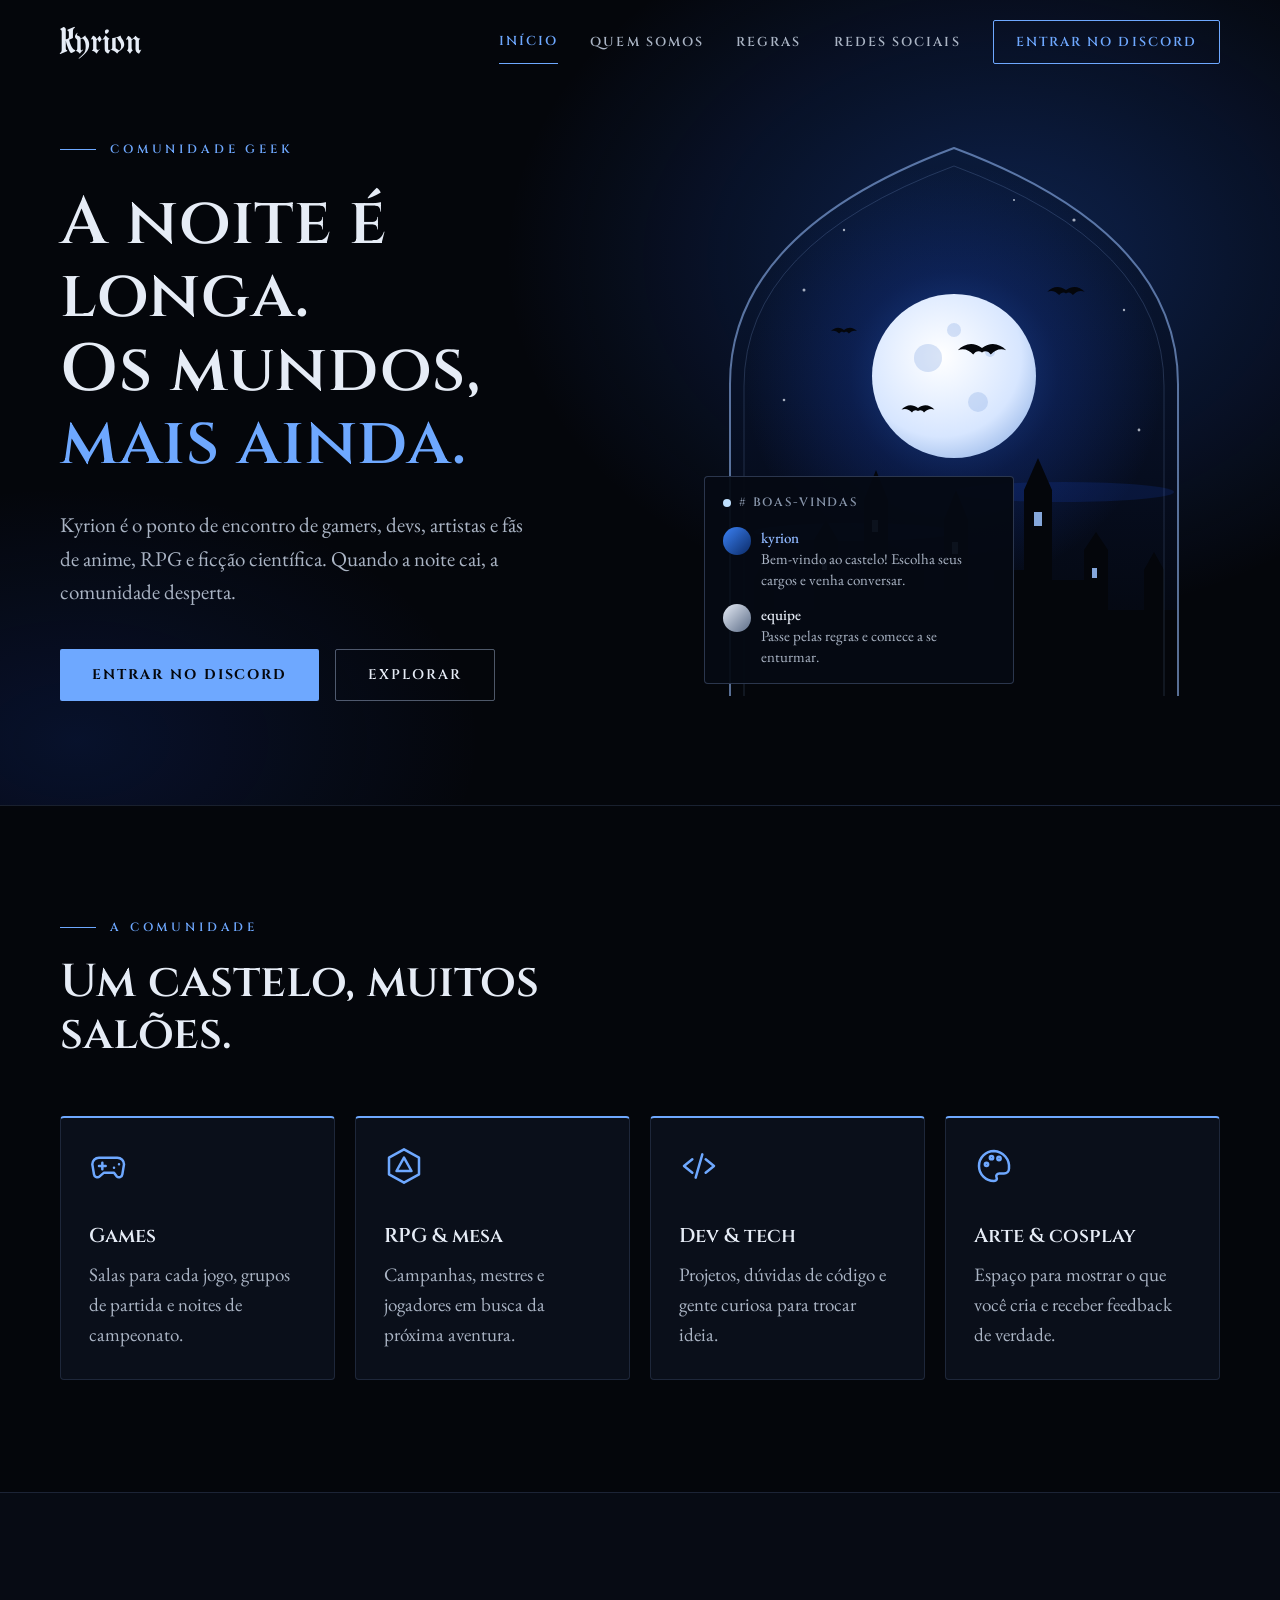
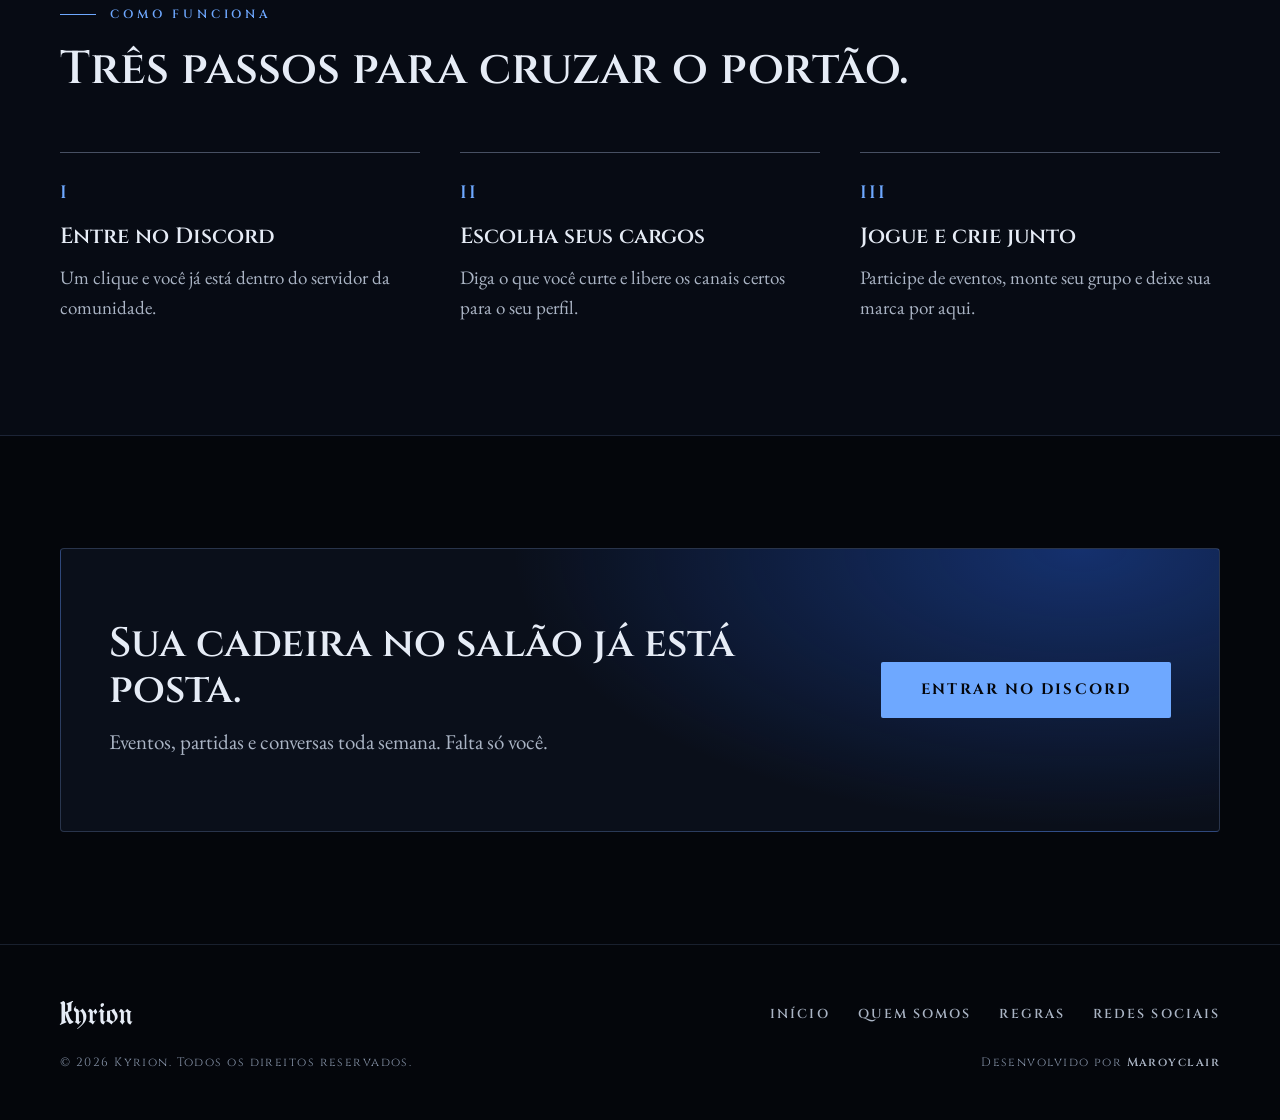
<file: index.html>
<!doctype html>
<html lang="pt-BR">
<head>
<meta charset="utf-8">
<meta name="viewport" content="width=device-width, initial-scale=1">
<title>Kyrion | Comunidade geek</title>
<meta name="description" content="Kyrion é uma comunidade geek no Discord para fazer amigos, socializar e encontrar quem tem o mesmo gosto.">
<meta name="theme-color" content="#04060b">
<meta property="og:title" content="Kyrion | Comunidade geek">
<meta property="og:description" content="A noite é longa. Os mundos, mais ainda.">
<link rel="icon" href="favicon.svg" type="image/svg+xml">
<link rel="preconnect" href="https://fonts.googleapis.com">
<link rel="preconnect" href="https://fonts.gstatic.com" crossorigin>
<link rel="stylesheet" href="https://fonts.googleapis.com/css2?family=Cinzel:wght@400;600;700&amp;family=EB+Garamond:ital,wght@0,400;0,500;1,400&amp;family=UnifrakturMaguntia&amp;family=Pirata+One&amp;display=swap">
<link rel="stylesheet" href="style.css">
</head>
<body>
<a class="skip" href="#conteudo">Ir para o conteúdo</a>

<div class="glow">
<header class="site-header">
<a class="brand" href="index.html" aria-label="Kyrion, início">
<span class="brand-name"><span class="k">K</span>yrion</span>
</a>
<nav class="nav" aria-label="Principal">
<a href="index.html" aria-current="page">Início</a>
<a href="quem-somos.html">Quem somos</a>
<a href="regras.html">Regras</a>
<a href="redes.html">Redes sociais</a>
<!-- TROQUE o link do Discord abaixo (e nos outros botões) -->
<a class="nav-cta" href="https://discord.gg/PAz5nfdQt" target="_blank" rel="noopener noreferrer">Entrar no Discord</a>
</nav>
</header>

<section class="wrap home-hero" id="conteudo">
<div class="hero-copy">
<p class="kicker">Comunidade geek</p>
<h1 class="h1 home">A noite é longa.<br>Os mundos, <span class="accent">mais ainda.</span></h1>
<p class="sub">Kyrion é o ponto de encontro de gamers, devs, artistas e fãs de anime, RPG e ficção científica. Quando a noite cai, a comunidade desperta.</p>
<div class="hero-actions">
<a class="btn btn-primary" href="https://discord.gg/PAz5nfdQt" target="_blank" rel="noopener noreferrer">Entrar no Discord</a>
<a class="btn btn-ghost" href="#comunidade">Explorar</a>
</div>
</div>

<div class="hero-art">
<div class="art-frame">
<svg viewBox="0 0 480 560" aria-hidden="true">
<defs>
<clipPath id="arch"><path d="M16 560V244Q16 92 240 8Q464 92 464 244V560Z"/></clipPath>
<linearGradient id="sky" x1="0" y1="0" x2="0" y2="1">
<stop offset="0" stop-color="#0a1a3a"/>
<stop offset="0.6" stop-color="#060d1f"/>
<stop offset="1" stop-color="#04060b"/>
</linearGradient>
<radialGradient id="moonGlow" cx="50%" cy="50%" r="50%">
<stop offset="0" stop-color="#3b82f6" stop-opacity="0.55"/>
<stop offset="0.5" stop-color="#1d4ed8" stop-opacity="0.22"/>
<stop offset="1" stop-color="#1d4ed8" stop-opacity="0"/>
</radialGradient>
<radialGradient id="moonFill" cx="42%" cy="38%" r="70%">
<stop offset="0" stop-color="#ffffff"/>
<stop offset="0.7" stop-color="#d7e6ff"/>
<stop offset="1" stop-color="#9dbbea"/>
</radialGradient>
<path id="bat" d="M0 0C-8-6-16-4-22 2C-16 0-12 2-8 6C-6 3-3 2 0 4C3 2 6 3 8 6C12 2 16 0 22 2C16-4 8-6 0 0Z"/>
</defs>
<g clip-path="url(#arch)">
<rect width="480" height="560" fill="url(#sky)"/>
<circle cx="240" cy="236" r="210" fill="url(#moonGlow)"/>
<g fill="#e6ecf6" fill-opacity="0.7">
<circle cx="90" cy="150" r="1.5"/>
<circle cx="130" cy="90" r="1.2"/>
<circle cx="360" cy="80" r="1.6"/>
<circle cx="410" cy="170" r="1.2"/>
<circle cx="70" cy="260" r="1.3"/>
<circle cx="425" cy="290" r="1.4"/>
<circle cx="300" cy="60" r="1.1"/>
</g>
<circle cx="240" cy="236" r="82" fill="url(#moonFill)"/>
<g fill="#8fb0e6" fill-opacity="0.35">
<circle cx="214" cy="218" r="14"/>
<circle cx="264" cy="262" r="10"/>
<circle cx="240" cy="190" r="7"/>
<circle cx="276" cy="212" r="5"/>
</g>
<ellipse cx="140" cy="392" rx="100" ry="9" fill="#1d4ed8" fill-opacity="0.2"/>
<ellipse cx="350" cy="352" rx="110" ry="10" fill="#1d4ed8" fill-opacity="0.16"/>
<g fill="#04060b">
<use href="#bat" transform="translate(268 208) scale(1.1)"/>
<use href="#bat" transform="translate(204 268) scale(0.75)"/>
<use href="#bat" transform="translate(352 150) scale(0.85)"/>
<use href="#bat" transform="translate(130 190) scale(0.6)"/>
</g>
<path d="M0 560V470H40V440L50 420L60 440V470H100V400L112 380L124 400V440H150V360L162 330L174 360V430H210V450H230V380L242 350L254 380V450H280V430H310V350L324 318L338 350V440H370V410L382 392L394 410V470H430V430L440 412L450 430V470H480V560Z" fill="#04060b"/>
<g fill="#9cc4ff" fill-opacity="0.85">
<rect x="158" y="380" width="6" height="12"/>
<rect x="320" y="372" width="8" height="14"/>
<rect x="108" y="420" width="5" height="10"/>
<rect x="238" y="402" width="6" height="12"/>
<rect x="378" y="428" width="5" height="10"/>
</g>
</g>
<path d="M16 556V244Q16 92 240 8Q464 92 464 244V556" fill="none" stroke="#8fb4f0" stroke-opacity="0.6" stroke-width="2"/>
<path d="M30 556V246Q30 104 240 26Q450 104 450 246V556" fill="none" stroke="#8fb4f0" stroke-opacity="0.2"/>
</svg>
<div class="chat-card">
<div class="chat-head"><span class="dot"></span># boas-vindas</div>
<div class="msg">
<span class="avatar avatar-blue"></span>
<div><span class="msg-name">kyrion</span><br>Bem-vindo ao castelo! Escolha seus cargos e venha conversar.</div>
</div>
<div class="msg">
<span class="avatar avatar-ice"></span>
<div><span class="msg-name white">equipe</span><br>Passe pelas regras e comece a se enturmar.</div>
</div>
</div>
</div>
</div>
</section>
</div>

<main>
<section class="wrap section" id="comunidade">
<div class="section-head">
<p class="kicker tight">A comunidade</p>
<h2 class="h2">Um castelo, muitos salões.</h2>
</div>
<div class="cards">
<article class="card">
<svg width="40" height="40" viewBox="0 0 24 24" fill="none" stroke="#6ea8ff" stroke-width="1.5" stroke-linecap="round" stroke-linejoin="round" aria-hidden="true"><path d="M6 12h4M8 10v4M15 13h.01M18 11h.01M7 7h10a4 4 0 0 1 4 4l-1 6a2 2 0 0 1-3.4 1.2L15 16H9l-2.6 2.2A2 2 0 0 1 3 17l-1-6a4 4 0 0 1 4-4z"/></svg>
<h3>Games</h3>
<p>Salas para cada jogo, grupos de partida e noites de campeonato.</p>
</article>
<article class="card">
<svg width="40" height="40" viewBox="0 0 24 24" fill="none" stroke="#6ea8ff" stroke-width="1.5" stroke-linecap="round" stroke-linejoin="round" aria-hidden="true"><path d="M12 2l9 5v10l-9 5-9-5V7z"/><path d="M12 7l4.5 8h-9z"/></svg>
<h3>RPG &amp; mesa</h3>
<p>Campanhas, mestres e jogadores em busca da próxima aventura.</p>
</article>
<article class="card">
<svg width="40" height="40" viewBox="0 0 24 24" fill="none" stroke="#6ea8ff" stroke-width="1.5" stroke-linecap="round" stroke-linejoin="round" aria-hidden="true"><path d="M8 8l-5 4 5 4M16 8l5 4-5 4M14 5l-4 14"/></svg>
<h3>Dev &amp; tech</h3>
<p>Projetos, dúvidas de código e gente curiosa para trocar ideia.</p>
</article>
<article class="card">
<svg width="40" height="40" viewBox="0 0 24 24" fill="none" stroke="#6ea8ff" stroke-width="1.5" stroke-linecap="round" stroke-linejoin="round" aria-hidden="true"><path d="M12 3a9 9 0 1 0 0 18c1.5 0 2-1 1.5-2.2-.5-1.2.3-2.3 1.7-2.3H18a3 3 0 0 0 3-3A9.5 9.5 0 0 0 12 3z"/><circle cx="7.5" cy="11" r="1"/><circle cx="10.5" cy="7" r="1"/><circle cx="15" cy="7.5" r="1"/></svg>
<h3>Arte &amp; cosplay</h3>
<p>Espaço para mostrar o que você cria e receber feedback de verdade.</p>
</article>
</div>
</section>

<section class="band" id="como-funciona">
<div class="wrap section">
<p class="kicker tight">Como funciona</p>
<h2 class="h2" style="margin-bottom: 56px">Três passos para cruzar o portão.</h2>
<div class="steps">
<div class="step">
<span class="step-label">I</span>
<h3>Entre no Discord</h3>
<p>Um clique e você já está dentro do servidor da comunidade.</p>
</div>
<div class="step">
<span class="step-label">II</span>
<h3>Escolha seus cargos</h3>
<p>Diga o que você curte e libere os canais certos para o seu perfil.</p>
</div>
<div class="step">
<span class="step-label">III</span>
<h3>Jogue e crie junto</h3>
<p>Participe de eventos, monte seu grupo e deixe sua marca por aqui.</p>
</div>
</div>
</div>
</section>

<section class="wrap section" id="entrar">
<div class="cta-panel">
<div class="cta-text">
<h2>Sua cadeira no salão já está posta.</h2>
<p class="cta-sub">Eventos, partidas e conversas toda semana. Falta só você.</p>
</div>
<a class="btn btn-primary btn-lg" href="https://discord.gg/PAz5nfdQt" target="_blank" rel="noopener noreferrer">Entrar no Discord</a>
</div>
</section>
</main>

<footer class="site-footer">
<div class="footer-main">
<div class="brand-mini">
<span class="brand-name"><span class="k">K</span>yrion</span>
</div>
<nav class="nav footer-nav" aria-label="Rodapé">
<a href="index.html">Início</a>
<a href="quem-somos.html">Quem somos</a>
<a href="regras.html">Regras</a>
<a href="redes.html">Redes sociais</a>
</nav>
</div>
<p class="footer-copy"><span>© 2026 Kyrion. Todos os direitos reservados.</span><span>Desenvolvido por <strong>Maroyclair</strong></span></p>
</footer>
</body>
</html>
</file>
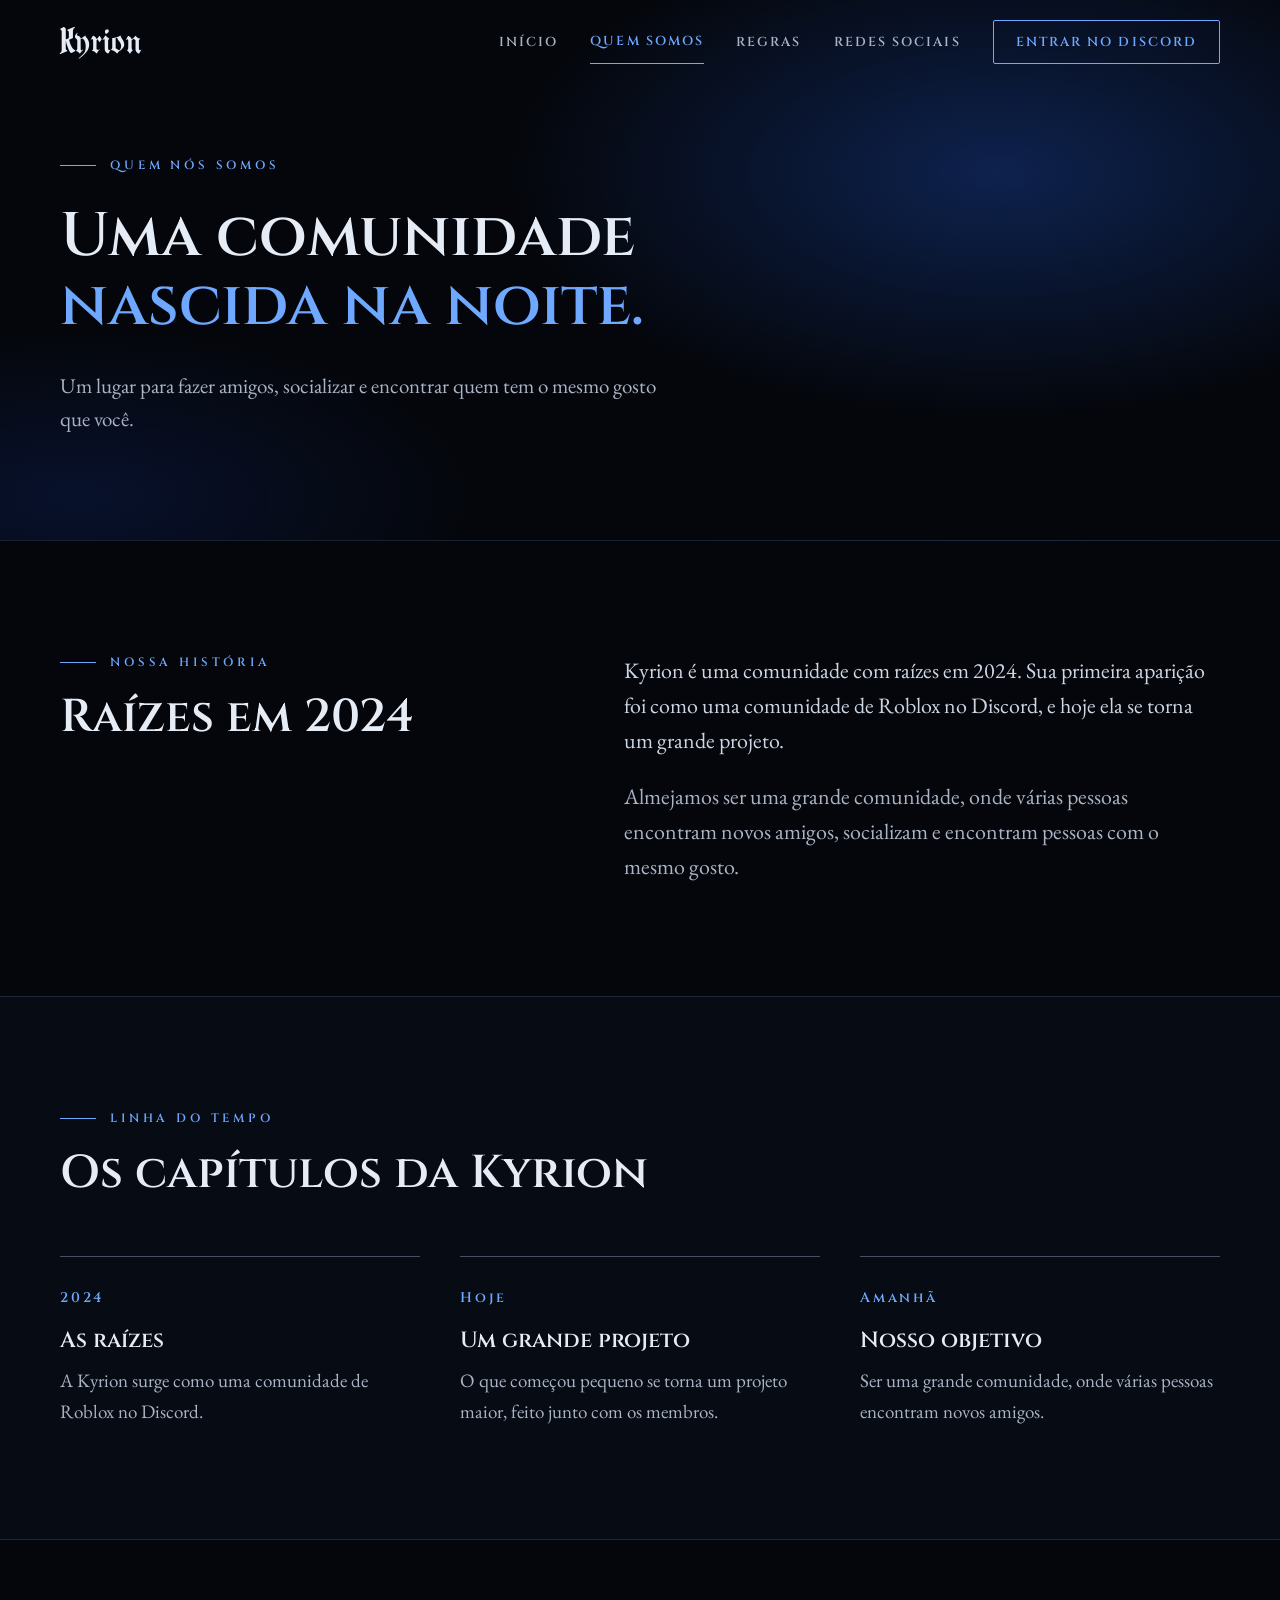
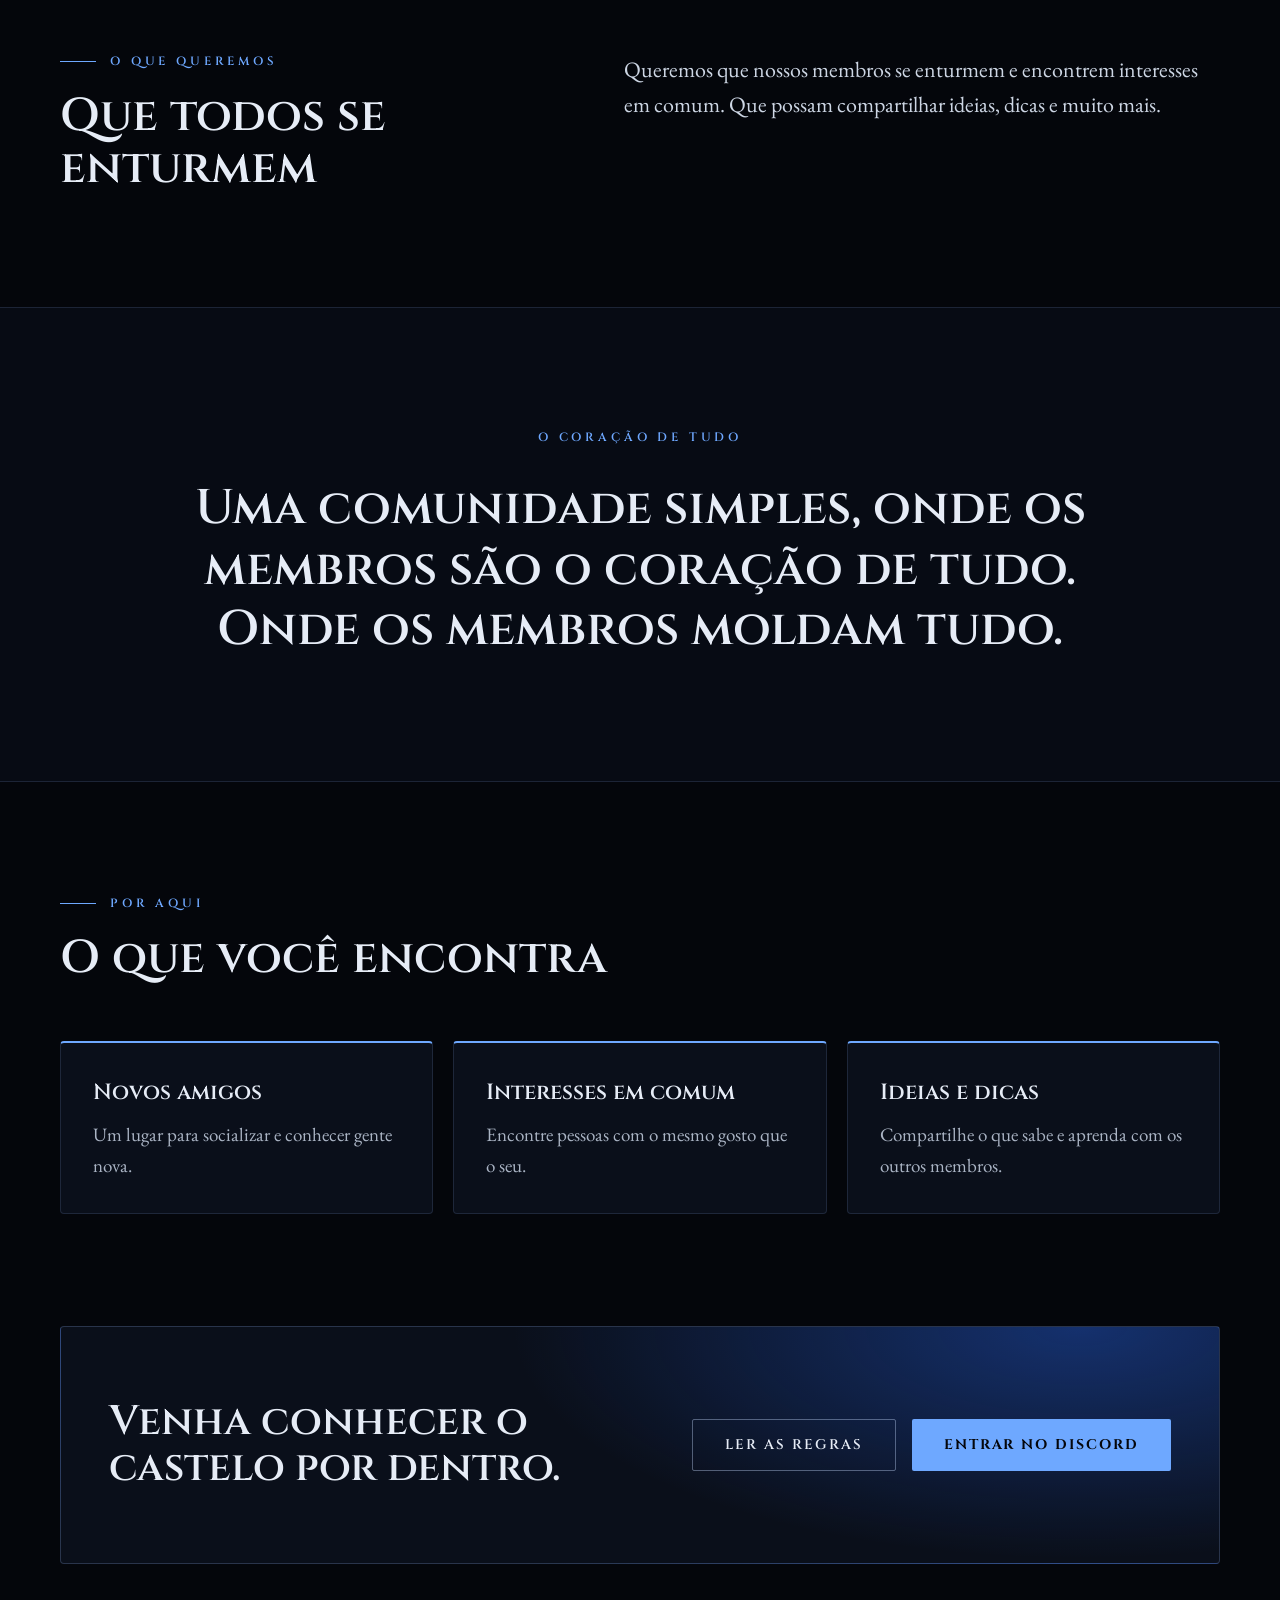
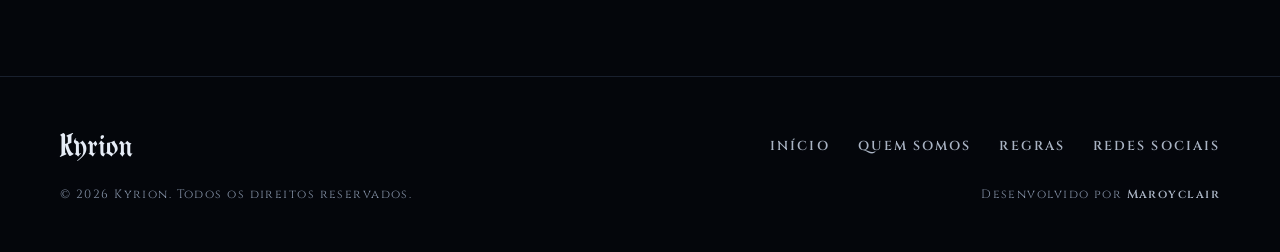
<file: quem-somos.html>
<!doctype html>
<html lang="pt-BR">
<head>
<meta charset="utf-8">
<meta name="viewport" content="width=device-width, initial-scale=1">
<title>Quem somos | Kyrion</title>
<meta name="description" content="A história da Kyrion: uma comunidade com raízes em 2024, nascida como uma comunidade de Roblox no Discord.">
<meta name="theme-color" content="#04060b">
<link rel="icon" href="favicon.svg" type="image/svg+xml">
<link rel="preconnect" href="https://fonts.googleapis.com">
<link rel="preconnect" href="https://fonts.gstatic.com" crossorigin>
<link rel="stylesheet" href="https://fonts.googleapis.com/css2?family=Cinzel:wght@400;600;700&amp;family=EB+Garamond:ital,wght@0,400;0,500;1,400&amp;family=UnifrakturMaguntia&amp;family=Pirata+One&amp;display=swap">
<link rel="stylesheet" href="style.css">
</head>
<body>
<a class="skip" href="#conteudo">Ir para o conteúdo</a>

<div class="glow">
<header class="site-header">
<a class="brand" href="index.html" aria-label="Kyrion, início">
<span class="brand-name"><span class="k">K</span>yrion</span>
</a>
<nav class="nav" aria-label="Principal">
<a href="index.html">Início</a>
<a href="quem-somos.html" aria-current="page">Quem somos</a>
<a href="regras.html">Regras</a>
<a href="redes.html">Redes sociais</a>
<a class="nav-cta" href="https://discord.gg/PAz5nfdQt" target="_blank" rel="noopener noreferrer">Entrar no Discord</a>
</nav>
</header>

<section class="wrap page-hero" id="conteudo">
<p class="kicker">Quem nós somos</p>
<h1 class="h1">Uma comunidade <span class="accent">nascida na noite.</span></h1>
<p class="sub">Um lugar para fazer amigos, socializar e encontrar quem tem o mesmo gosto que você.</p>
</section>
</div>

<main>
<section class="wrap section">
<div class="split">
<div class="split-a">
<p class="kicker tight">Nossa história</p>
<h2 class="h2">Raízes em 2024</h2>
</div>
<div class="split-b">
<p class="text-lg soft">Kyrion é uma comunidade com raízes em 2024. Sua primeira aparição foi como uma comunidade de Roblox no Discord, e hoje ela se torna um grande projeto.</p>
<p class="text-lg">Almejamos ser uma grande comunidade, onde várias pessoas encontram novos amigos, socializam e encontram pessoas com o mesmo gosto.</p>
</div>
</div>
</section>

<section class="band">
<div class="wrap section">
<p class="kicker tight">Linha do tempo</p>
<h2 class="h2" style="margin-bottom: 56px">Os capítulos da Kyrion</h2>
<div class="steps">
<div class="step">
<span class="step-label small">2024</span>
<h3>As raízes</h3>
<p>A Kyrion surge como uma comunidade de Roblox no Discord.</p>
</div>
<div class="step">
<span class="step-label small">Hoje</span>
<h3>Um grande projeto</h3>
<p>O que começou pequeno se torna um projeto maior, feito junto com os membros.</p>
</div>
<div class="step">
<span class="step-label small">Amanhã</span>
<h3>Nosso objetivo</h3>
<p>Ser uma grande comunidade, onde várias pessoas encontram novos amigos.</p>
</div>
</div>
</div>
</section>

<section class="wrap section">
<div class="split">
<div class="split-a">
<p class="kicker tight">O que queremos</p>
<h2 class="h2">Que todos se enturmem</h2>
</div>
<div class="split-b">
<p class="text-lg soft">Queremos que nossos membros se enturmem e encontrem interesses em comum. Que possam compartilhar ideias, dicas e muito mais.</p>
</div>
</div>
</section>

<section class="band">
<div class="quote-box">
<p class="kicker plain">O coração de tudo</p>
<blockquote class="quote">Uma comunidade simples, onde os membros são o coração de tudo. Onde os membros moldam tudo.</blockquote>
</div>
</section>

<section class="wrap section">
<p class="kicker tight">Por aqui</p>
<h2 class="h2" style="margin-bottom: 56px">O que você encontra</h2>
<div class="cards three">
<article class="card">
<h3>Novos amigos</h3>
<p>Um lugar para socializar e conhecer gente nova.</p>
</article>
<article class="card">
<h3>Interesses em comum</h3>
<p>Encontre pessoas com o mesmo gosto que o seu.</p>
</article>
<article class="card">
<h3>Ideias e dicas</h3>
<p>Compartilhe o que sabe e aprenda com os outros membros.</p>
</article>
</div>
</section>

<section class="wrap" style="padding-bottom: 112px">
<div class="cta-panel">
<div class="cta-text">
<h2>Venha conhecer o castelo por dentro.</h2>
</div>
<div class="cta-actions">
<a class="btn btn-ghost" href="regras.html">Ler as regras</a>
<a class="btn btn-primary" href="https://discord.gg/PAz5nfdQt" target="_blank" rel="noopener noreferrer">Entrar no Discord</a>
</div>
</div>
</section>
</main>

<footer class="site-footer">
<div class="footer-main">
<div class="brand-mini">
<span class="brand-name"><span class="k">K</span>yrion</span>
</div>
<nav class="nav footer-nav" aria-label="Rodapé">
<a href="index.html">Início</a>
<a href="quem-somos.html">Quem somos</a>
<a href="regras.html">Regras</a>
<a href="redes.html">Redes sociais</a>
</nav>
</div>
<p class="footer-copy"><span>© 2026 Kyrion. Todos os direitos reservados.</span><span>Desenvolvido por <strong>Maroyclair</strong></span></p>
</footer>
</body>
</html>
</file>
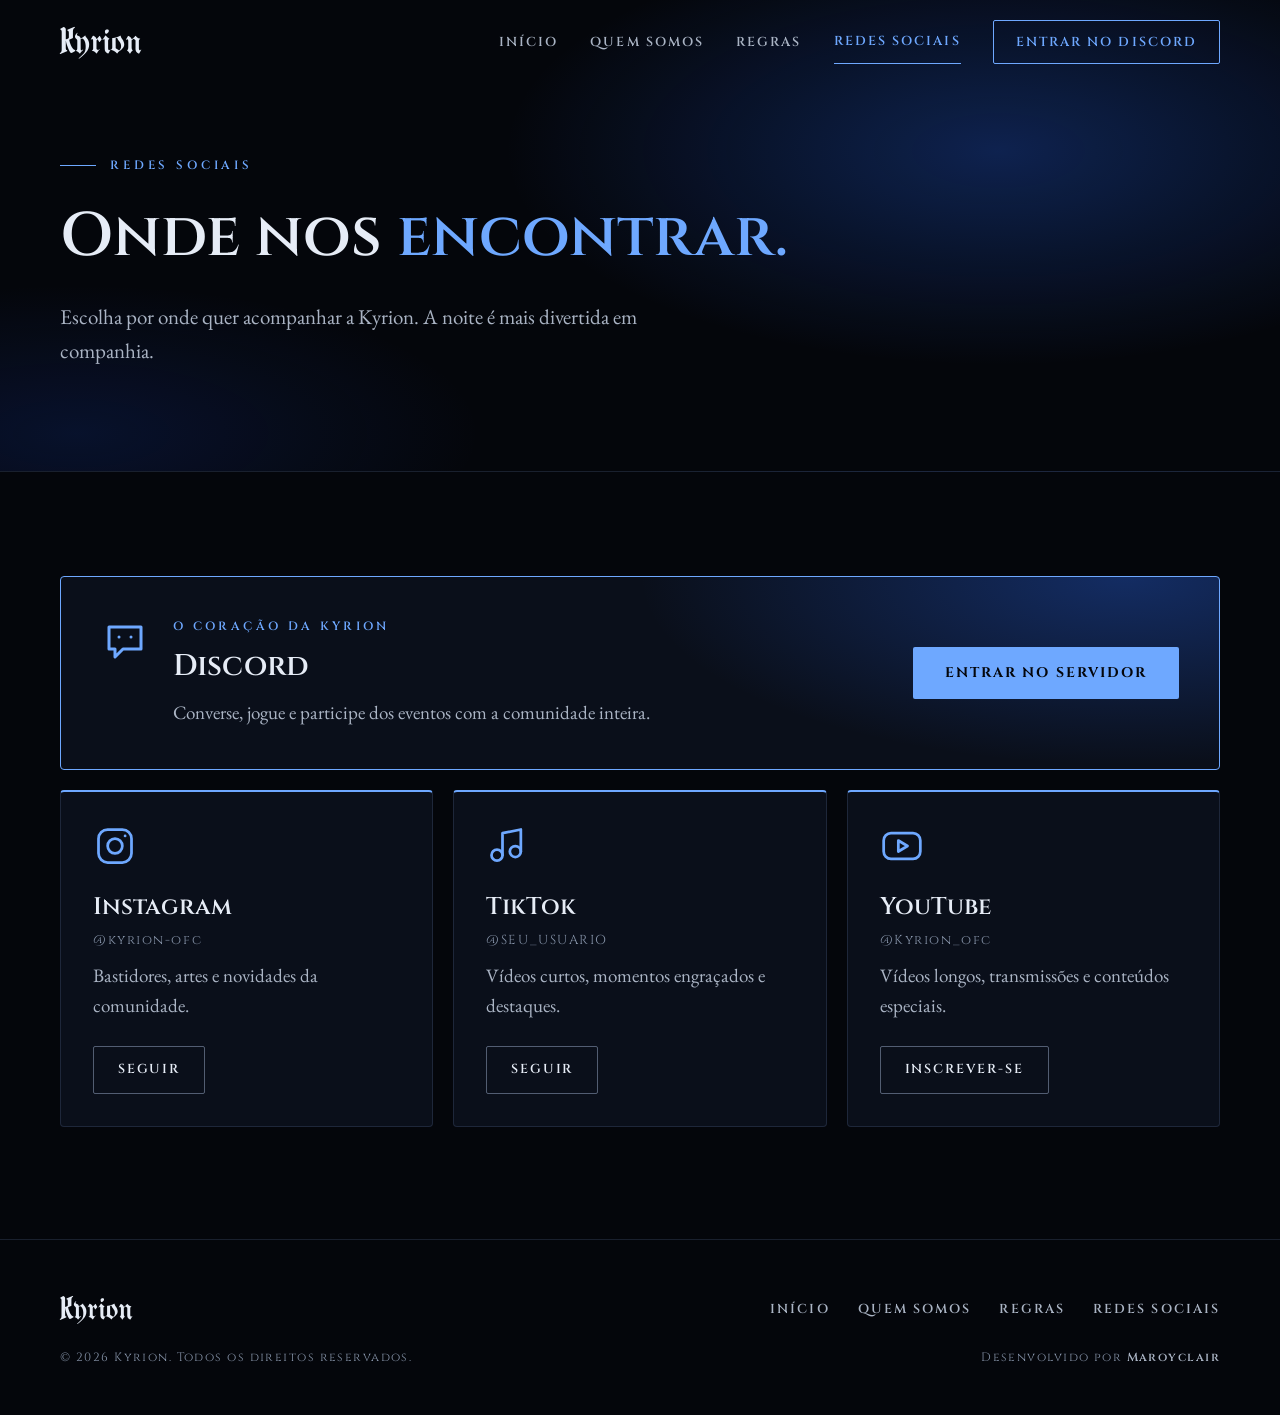
<file: redes.html>
<!doctype html>
<html lang="pt-BR">
<head>
<meta charset="utf-8">
<meta name="viewport" content="width=device-width, initial-scale=1">
<title>Redes sociais | Kyrion</title>
<meta name="description" content="Onde encontrar a Kyrion: Discord, Instagram, TikTok e YouTube.">
<meta name="theme-color" content="#04060b">
<link rel="icon" href="favicon.svg" type="image/svg+xml">
<link rel="preconnect" href="https://fonts.googleapis.com">
<link rel="preconnect" href="https://fonts.gstatic.com" crossorigin>
<link rel="stylesheet" href="https://fonts.googleapis.com/css2?family=Cinzel:wght@400;600;700&amp;family=EB+Garamond:ital,wght@0,400;0,500;1,400&amp;family=UnifrakturMaguntia&amp;family=Pirata+One&amp;display=swap">
<link rel="stylesheet" href="style.css">
</head>
<body>
<a class="skip" href="#conteudo">Ir para o conteúdo</a>

<div class="glow">
<header class="site-header">
<a class="brand" href="index.html" aria-label="Kyrion, início">
<span class="brand-name"><span class="k">K</span>yrion</span>
</a>
<nav class="nav" aria-label="Principal">
<a href="index.html">Início</a>
<a href="quem-somos.html">Quem somos</a>
<a href="regras.html">Regras</a>
<a href="redes.html" aria-current="page">Redes sociais</a>
<a class="nav-cta" href="https://discord.gg/PAz5nfdQt" target="_blank" rel="noopener noreferrer">Entrar no Discord</a>
</nav>
</header>

<section class="wrap page-hero" id="conteudo">
<p class="kicker">Redes sociais</p>
<h1 class="h1">Onde nos <span class="accent">encontrar.</span></h1>
<p class="sub">Escolha por onde quer acompanhar a Kyrion. A noite é mais divertida em companhia.</p>
</section>
</div>

<main>
<!-- TROQUE "SEU_USUARIO" pelo usuário real em cada rede (link e texto) -->
<section class="wrap socials">

<article class="social-main">
<div class="social-main-info">
<svg width="48" height="48" viewBox="0 0 24 24" fill="none" stroke="#6ea8ff" stroke-width="1.5" stroke-linecap="round" stroke-linejoin="round" aria-hidden="true"><path d="M4 5h16v11H11l-4 4v-4H4z"/><path d="M9 10h.01M15 10h.01"/></svg>
<div>
<p class="social-main-kicker">O coração da Kyrion</p>
<h2>Discord</h2>
<p class="desc">Converse, jogue e participe dos eventos com a comunidade inteira.</p>
</div>
</div>
<a class="btn btn-primary" href="https://discord.gg/PAz5nfdQt" target="_blank" rel="noopener noreferrer">Entrar no servidor</a>
</article>

<article class="social-card">
<svg width="44" height="44" viewBox="0 0 24 24" fill="none" stroke="#6ea8ff" stroke-width="1.5" stroke-linecap="round" stroke-linejoin="round" aria-hidden="true"><rect x="3" y="3" width="18" height="18" rx="5"/><circle cx="12" cy="12" r="4"/><path d="M17.5 6.5h.01"/></svg>
<h2>Instagram</h2>
<p class="handle">@kyrion-ofc</p>
<p class="desc">Bastidores, artes e novidades da comunidade.</p>
<a class="btn btn-ghost btn-sm" href="https://www.instagram.com/kyrion_ofc?rpxt=MXJ5ZTlxczBrbTZ3cQ==" target="_blank" rel="noopener noreferrer">Seguir</a>
</article>

<article class="social-card">
<svg width="44" height="44" viewBox="0 0 24 24" fill="none" stroke="#6ea8ff" stroke-width="1.5" stroke-linecap="round" stroke-linejoin="round" aria-hidden="true"><path d="M9 17V5l10-2v12"/><circle cx="6" cy="17" r="3"/><circle cx="16" cy="15" r="3"/></svg>
<h2>TikTok</h2>
<p class="handle">@SEU_USUARIO</p>
<p class="desc">Vídeos curtos, momentos engraçados e destaques.</p>
<a class="btn btn-ghost btn-sm" href="https://www.tiktok.com/@SEU_USUARIO" target="_blank" rel="noopener noreferrer">Seguir</a>
</article>

<article class="social-card">
<svg width="44" height="44" viewBox="0 0 24 24" fill="none" stroke="#6ea8ff" stroke-width="1.5" stroke-linecap="round" stroke-linejoin="round" aria-hidden="true"><rect x="2" y="5" width="20" height="14" rx="4"/><path d="M10 9l5 3-5 3z"/></svg>
<h2>YouTube</h2>
<p class="handle">@Kyrion_ofc</p>
<p class="desc">Vídeos longos, transmissões e conteúdos especiais.</p>
<a class="btn btn-ghost btn-sm" href="https://www.youtube.com/@Kyrion_ofc" target="_blank" rel="noopener noreferrer">Inscrever-se</a>
</article>

</section>
</main>

<footer class="site-footer">
<div class="footer-main">
<div class="brand-mini">
<span class="brand-name"><span class="k">K</span>yrion</span>
</div>
<nav class="nav footer-nav" aria-label="Rodapé">
<a href="index.html">Início</a>
<a href="quem-somos.html">Quem somos</a>
<a href="regras.html">Regras</a>
<a href="redes.html">Redes sociais</a>
</nav>
</div>
<p class="footer-copy"><span>© 2026 Kyrion. Todos os direitos reservados.</span><span>Desenvolvido por <strong>Maroyclair</strong></span></p>
</footer>
</body>
</html>
</file>
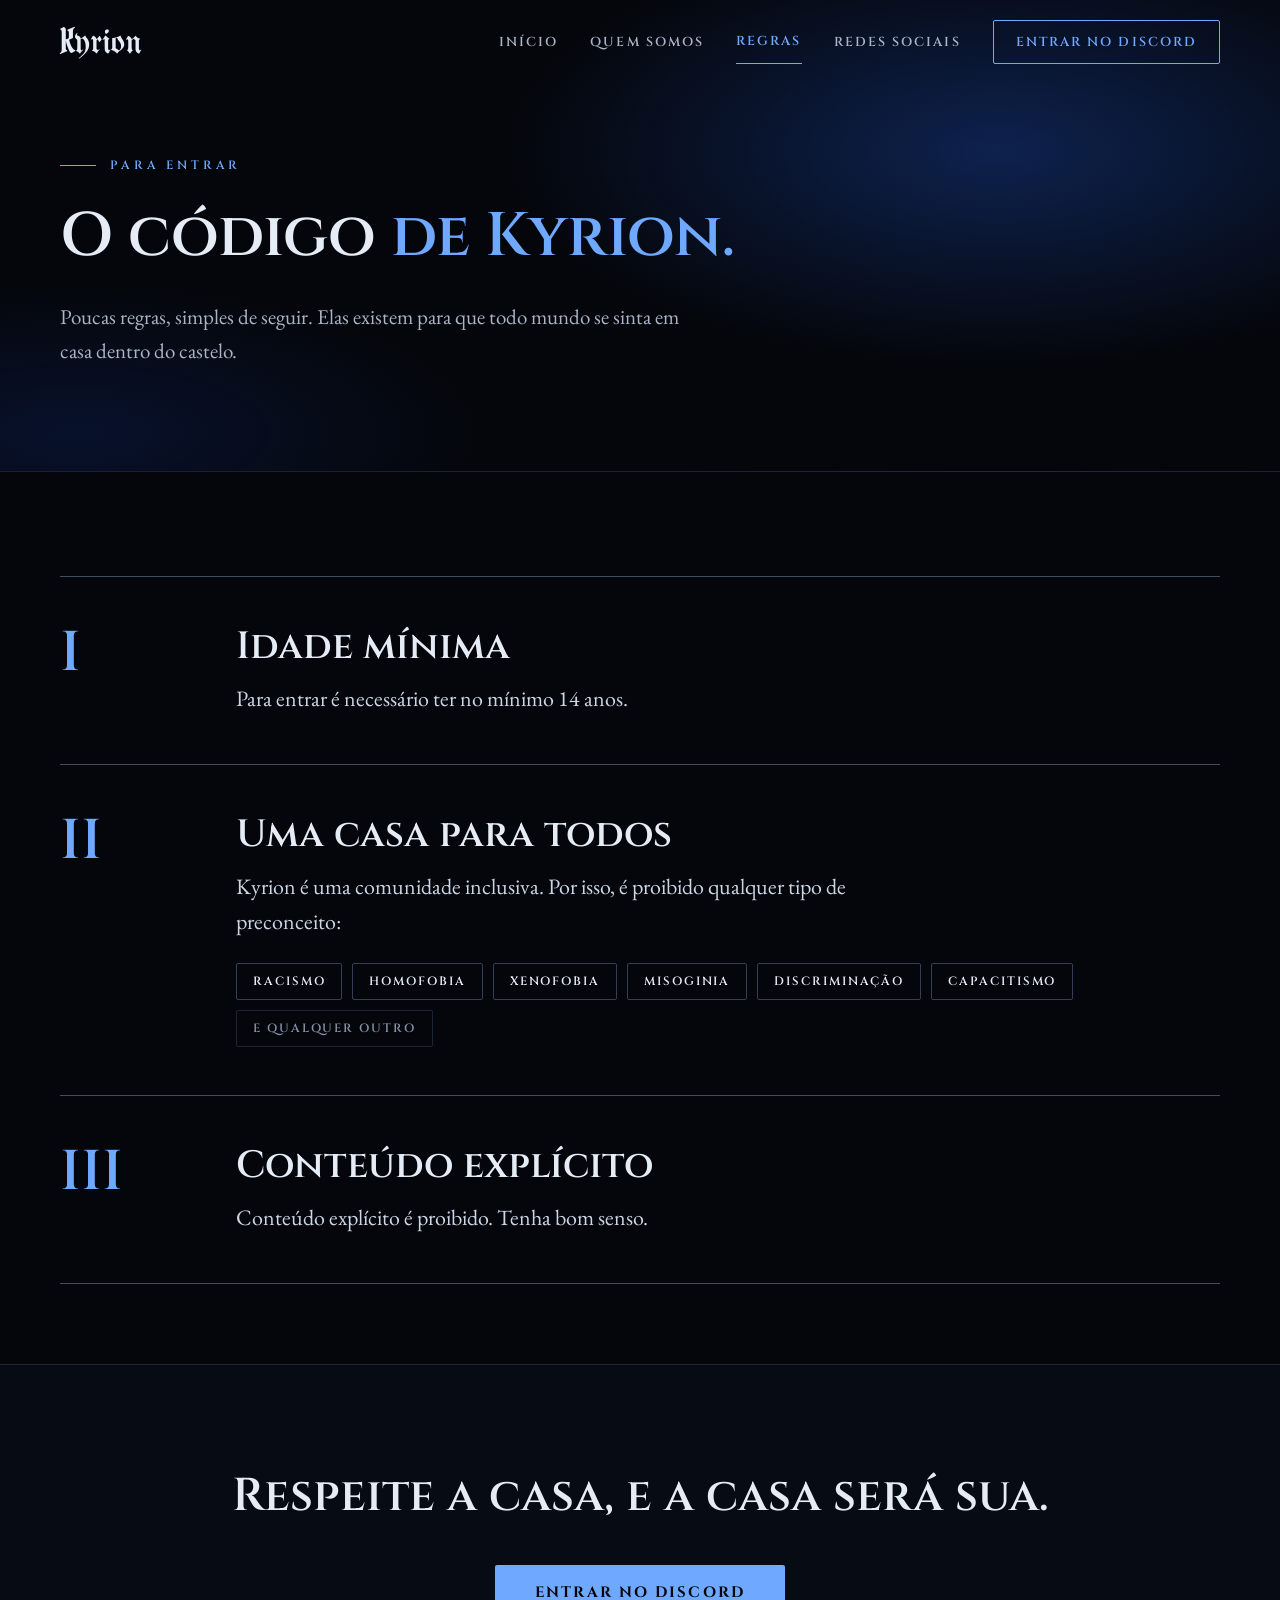
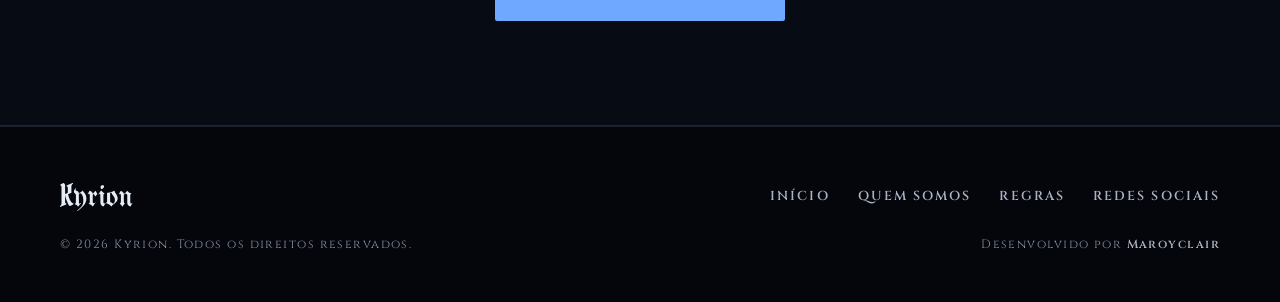
<file: regras.html>
<!doctype html>
<html lang="pt-BR">
<head>
<meta charset="utf-8">
<meta name="viewport" content="width=device-width, initial-scale=1">
<title>Regras | Kyrion</title>
<meta name="description" content="As regras para entrar na comunidade Kyrion: idade mínima, respeito e bom senso.">
<meta name="theme-color" content="#04060b">
<link rel="icon" href="favicon.svg" type="image/svg+xml">
<link rel="preconnect" href="https://fonts.googleapis.com">
<link rel="preconnect" href="https://fonts.gstatic.com" crossorigin>
<link rel="stylesheet" href="https://fonts.googleapis.com/css2?family=Cinzel:wght@400;600;700&amp;family=EB+Garamond:ital,wght@0,400;0,500;1,400&amp;family=UnifrakturMaguntia&amp;family=Pirata+One&amp;display=swap">
<link rel="stylesheet" href="style.css">
</head>
<body>
<a class="skip" href="#conteudo">Ir para o conteúdo</a>

<div class="glow">
<header class="site-header">
<a class="brand" href="index.html" aria-label="Kyrion, início">
<span class="brand-name"><span class="k">K</span>yrion</span>
</a>
<nav class="nav" aria-label="Principal">
<a href="index.html">Início</a>
<a href="quem-somos.html">Quem somos</a>
<a href="regras.html" aria-current="page">Regras</a>
<a href="redes.html">Redes sociais</a>
<a class="nav-cta" href="https://discord.gg/PAz5nfdQt" target="_blank" rel="noopener noreferrer">Entrar no Discord</a>
</nav>
</header>

<section class="wrap page-hero" id="conteudo">
<p class="kicker">Para entrar</p>
<h1 class="h1">O código <span class="accent">de Kyrion.</span></h1>
<p class="sub">Poucas regras, simples de seguir. Elas existem para que todo mundo se sinta em casa dentro do castelo.</p>
</section>
</div>

<main>
<section class="wrap rules">
<div class="rule">
<span class="rule-num">I</span>
<div class="rule-body">
<h2 class="rule-title">Idade mínima</h2>
<p class="rule-text">Para entrar é necessário ter no mínimo 14 anos.</p>
</div>
</div>

<div class="rule">
<span class="rule-num">II</span>
<div class="rule-body">
<h2 class="rule-title">Uma casa para todos</h2>
<p class="rule-text">Kyrion é uma comunidade inclusiva. Por isso, é proibido qualquer tipo de preconceito:</p>
<div class="chips">
<span class="chip">Racismo</span>
<span class="chip">Homofobia</span>
<span class="chip">Xenofobia</span>
<span class="chip">Misoginia</span>
<span class="chip">Discriminação</span>
<span class="chip">Capacitismo</span>
<span class="chip dim">e qualquer outro</span>
</div>
</div>
</div>

<div class="rule">
<span class="rule-num">III</span>
<div class="rule-body">
<h2 class="rule-title">Conteúdo explícito</h2>
<p class="rule-text">Conteúdo explícito é proibido. Tenha bom senso.</p>
</div>
</div>
</section>

<section class="band">
<div class="closing">
<p>Respeite a casa, e a casa será sua.</p>
<a class="btn btn-primary btn-lg" href="https://discord.gg/PAz5nfdQt" target="_blank" rel="noopener noreferrer">Entrar no Discord</a>
</div>
</section>
</main>

<footer class="site-footer">
<div class="footer-main">
<div class="brand-mini">
<span class="brand-name"><span class="k">K</span>yrion</span>
</div>
<nav class="nav footer-nav" aria-label="Rodapé">
<a href="index.html">Início</a>
<a href="quem-somos.html">Quem somos</a>
<a href="regras.html">Regras</a>
<a href="redes.html">Redes sociais</a>
</nav>
</div>
<p class="footer-copy"><span>© 2026 Kyrion. Todos os direitos reservados.</span><span>Desenvolvido por <strong>Maroyclair</strong></span></p>
</footer>
</body>
</html>
</file>
<file: style.css>
/* Kyrion: estilos compartilhados por todas as páginas */

:root {
  --bg: #04060b;
  --surface: #0a0f1a;
  --surface-2: #070b14;
  --line: rgba(140, 170, 230, 0.16);
  --line-strong: rgba(190, 210, 245, 0.35);
  --text: #e6ecf6;
  --soft: #cdd6e4;
  --body: #aab4c4;
  --muted: #8693a8;
  --accent: #6ea8ff;
  --ice: #bfe0ff;
  --display: 'Cinzel', serif;
  --serif: 'EB Garamond', serif;
  --gothic: 'UnifrakturMaguntia', serif;
}

* { box-sizing: border-box; }

html { scroll-behavior: smooth; }

body {
  margin: 0;
  background: var(--bg);
  color: var(--body);
  font-family: var(--serif);
  font-weight: 400;
  font-size: 19px;
  line-height: 1.6;
}

a { color: inherit; text-decoration: none; }
a:hover { opacity: 0.75; }
a:focus-visible { outline: 2px solid var(--accent); outline-offset: 3px; }

h1, h2, h3 {
  margin: 0;
  font-family: var(--display);
  font-weight: 600;
  color: var(--text);
}

p { margin: 0; }

.skip {
  position: absolute;
  left: -9999px;
  top: 8px;
  z-index: 10;
  padding: 10px 16px;
  background: var(--accent);
  color: #04060b;
  font-family: var(--display);
  font-weight: 700;
}
.skip:focus { left: 8px; }

.wrap {
  max-width: 1200px;
  margin: 0 auto;
  padding-left: 20px;
  padding-right: 20px;
}

.accent { color: var(--accent); }

/* ---------- Fundo com brilho azul ---------- */

.glow {
  background:
    radial-gradient(55% 65% at 78% 32%, rgba(37, 99, 235, 0.3), rgba(4, 6, 11, 0) 70%),
    radial-gradient(45% 45% at 6% 92%, rgba(29, 78, 216, 0.16), rgba(4, 6, 11, 0) 70%),
    var(--bg);
  border-bottom: 1px solid var(--line);
}

/* ---------- Cabeçalho e menu ---------- */

.site-header {
  max-width: 1200px;
  margin: 0 auto;
  padding: 20px;
  display: flex;
  flex-wrap: wrap;
  align-items: center;
  justify-content: space-between;
  gap: 12px 32px;
}

.brand {
  display: inline-flex;
  align-items: center;
  gap: 12px;
  min-height: 44px;
}

.brand-name {
  font-family: var(--gothic);
  font-size: 34px;
  line-height: 1;
  color: var(--text);
}

.brand-name .k { font-family: 'Pirata One', var(--gothic); }

.nav {
  display: flex;
  flex-wrap: wrap;
  align-items: center;
  gap: 0 32px;
  font-family: var(--display);
  font-size: 13px;
  font-weight: 600;
  letter-spacing: 0.16em;
  text-transform: uppercase;
  color: var(--body);
}

.nav a {
  display: inline-flex;
  align-items: center;
  min-height: 44px;
}

.nav a[aria-current="page"] {
  color: var(--accent);
  border-bottom: 1px solid var(--accent);
}

.nav .nav-cta {
  padding: 0 22px;
  border: 1px solid var(--accent);
  color: var(--accent);
  border-radius: 2px;
}

/* ---------- Textos de destaque ---------- */

.kicker {
  display: flex;
  align-items: center;
  gap: 14px;
  margin: 0 0 28px;
  font-family: var(--display);
  font-size: 12px;
  font-weight: 600;
  letter-spacing: 0.32em;
  text-transform: uppercase;
  color: var(--accent);
}
.kicker::before {
  content: "";
  display: inline-block;
  width: 36px;
  height: 1px;
  background: var(--accent);
}
.kicker.tight { margin-bottom: 20px; }
.kicker.plain { justify-content: center; margin-bottom: 32px; }
.kicker.plain::before { display: none; }

.h1 {
  max-width: 820px;
  font-size: clamp(36px, 4.8vw, 66px);
  line-height: 1.12;
}
.h1.home {
  max-width: none;
  font-size: clamp(38px, 5.2vw, 74px);
  line-height: 1.1;
  letter-spacing: 0.01em;
}

.h2 {
  font-size: clamp(30px, 3.6vw, 48px);
  line-height: 1.12;
}

.sub {
  margin-top: 28px;
  max-width: 620px;
  font-size: 21px;
  color: var(--body);
}

/* ---------- Botões ---------- */

.btn {
  display: inline-flex;
  align-items: center;
  min-height: 52px;
  padding: 0 32px;
  font-family: var(--display);
  font-size: 14px;
  letter-spacing: 0.14em;
  text-transform: uppercase;
  border-radius: 2px;
}
.btn-primary { background: var(--accent); color: #04060b; font-weight: 700; }
.btn-ghost { border: 1px solid rgba(190, 210, 245, 0.4); color: var(--text); font-weight: 600; }
.btn-lg { min-height: 56px; padding: 0 40px; font-size: 15px; }
.btn-sm { min-height: 48px; padding: 0 24px; font-size: 13px; }

/* ---------- Início: capa ---------- */

.home-hero {
  display: flex;
  flex-wrap: wrap;
  gap: 56px;
  align-items: center;
  padding-top: 56px;
  padding-bottom: 104px;
}

.page-hero {
  padding-top: 72px;
  padding-bottom: 104px;
}

.hero-copy { flex: 1 1 420px; min-width: 0; }
.hero-copy .sub { max-width: 480px; }
.hero-actions { margin-top: 40px; display: flex; flex-wrap: wrap; gap: 16px; }

.hero-art { flex: 1 1 380px; min-width: 0; }

.art-frame {
  position: relative;
  width: 100%;
  max-width: 480px;
  margin: 0 auto;
  aspect-ratio: 6 / 7;
}
.art-frame > svg {
  position: absolute;
  top: 0;
  left: 0;
  width: 100%;
  height: 100%;
}

.chat-card {
  position: absolute;
  left: -2%;
  bottom: 3%;
  width: min(310px, 76%);
  padding: 16px 18px;
  display: flex;
  flex-direction: column;
  gap: 14px;
  background: rgba(6, 10, 20, 0.95);
  border: 1px solid rgba(140, 170, 230, 0.28);
  border-radius: 4px;
}
.chat-head {
  display: flex;
  align-items: center;
  gap: 8px;
  font-family: var(--display);
  font-size: 12px;
  font-weight: 600;
  letter-spacing: 0.14em;
  text-transform: uppercase;
  color: var(--muted);
}
.dot { display: inline-block; width: 8px; height: 8px; border-radius: 50%; background: var(--ice); }
.msg { display: flex; gap: 10px; align-items: flex-start; font-size: 15px; line-height: 1.4; }
.msg > div { min-width: 0; }
.avatar { flex: none; width: 28px; height: 28px; border-radius: 50%; }
.avatar-blue { background: linear-gradient(135deg, #3b82f6, #0b2a66); }
.avatar-ice { background: linear-gradient(135deg, #e6ecf6, #5a6b86); }
.msg-name { font-weight: 500; color: #8fb8ff; }
.msg-name.white { color: var(--text); }

/* ---------- Seções ---------- */

.section { padding-top: 112px; padding-bottom: 112px; }
.section-head { max-width: 600px; margin-bottom: 56px; }
.section-head.wide { max-width: none; }

.band {
  background: var(--surface-2);
  border-top: 1px solid var(--line);
  border-bottom: 1px solid var(--line);
}

.split { display: flex; flex-wrap: wrap; gap: 48px; }
.split-a { flex: 1 1 340px; min-width: 0; }
.split-b { flex: 1 1 420px; min-width: 0; }
.text-lg { font-size: 22px; color: var(--body); }
.text-lg.soft { color: var(--soft); }
.text-lg + .text-lg { margin-top: 20px; }

/* Cartões */

.cards { display: flex; flex-wrap: wrap; gap: 20px; }
.card {
  flex: 1 1 240px;
  min-width: 0;
  padding: 28px;
  background: var(--surface);
  border: 1px solid var(--line);
  border-top: 2px solid var(--accent);
  border-radius: 4px;
}
.cards.three .card { flex-basis: 280px; padding: 32px; }
.card h3 { margin: 24px 0 8px; font-size: 20px; }
.cards.three .card h3 { margin: 0 0 10px; font-size: 22px; }
.card p { color: var(--body); }

/* Passos e linha do tempo */

.steps { display: flex; flex-wrap: wrap; gap: 40px; }
.step {
  flex: 1 1 260px;
  min-width: 0;
  padding-top: 24px;
  border-top: 1px solid var(--line-strong);
}
.step-label {
  font-family: var(--display);
  font-size: 18px;
  font-weight: 600;
  letter-spacing: 0.1em;
  color: var(--accent);
}
.step-label.small { font-size: 14px; letter-spacing: 0.2em; }
.step h3 { margin: 12px 0 8px; font-size: 22px; }

/* Frase de destaque */

.quote-box { max-width: 960px; margin: 0 auto; padding: 120px 20px; text-align: center; }
.quote {
  margin: 0;
  font-family: var(--display);
  font-size: clamp(28px, 3.8vw, 52px);
  font-weight: 600;
  line-height: 1.25;
  color: var(--text);
}

/* Chamada final */

.cta-panel {
  display: flex;
  flex-wrap: wrap;
  align-items: center;
  justify-content: space-between;
  gap: 32px;
  padding: 72px 48px;
  background:
    radial-gradient(70% 140% at 88% 0%, rgba(37, 99, 235, 0.4), rgba(10, 15, 26, 0) 70%),
    var(--surface);
  border: 1px solid rgba(140, 170, 230, 0.24);
  border-radius: 4px;
}
.cta-text { flex: 1 1 360px; min-width: 0; }
.cta-panel h2 { font-size: clamp(26px, 3.2vw, 46px); line-height: 1.12; }
.cta-panel .cta-sub { margin-top: 12px; font-size: 21px; color: var(--body); }
.cta-actions { display: flex; flex-wrap: wrap; gap: 16px; }

/* ---------- Regras ---------- */

.rules { padding-top: 104px; padding-bottom: 80px; }
.rule {
  display: flex;
  flex-wrap: wrap;
  gap: 24px 56px;
  padding: 48px 0;
  border-top: 1px solid var(--line-strong);
}
.rule:last-child { border-bottom: 1px solid var(--line-strong); }
.rule-num {
  flex: 0 0 120px;
  font-family: var(--display);
  font-size: 56px;
  font-weight: 600;
  line-height: 1;
  color: var(--accent);
}
.rule-body { flex: 1 1 360px; min-width: 0; }
.rule-title { margin-bottom: 12px; font-size: clamp(26px, 3vw, 38px); line-height: 1.15; }
.rule-text { max-width: 620px; font-size: 22px; color: var(--soft); }

.chips { display: flex; flex-wrap: wrap; gap: 10px; margin-top: 24px; }
.chip {
  padding: 8px 16px;
  border: 1px solid rgba(140, 170, 230, 0.35);
  border-radius: 2px;
  font-family: var(--display);
  font-size: 12px;
  font-weight: 600;
  letter-spacing: 0.16em;
  text-transform: uppercase;
  color: var(--text);
}
.chip.dim { border-color: rgba(140, 170, 230, 0.18); color: var(--muted); }

.closing { max-width: 900px; margin: 0 auto; padding: 104px 20px; text-align: center; }
.closing p {
  margin-bottom: 40px;
  font-family: var(--display);
  font-size: clamp(28px, 3.6vw, 48px);
  font-weight: 600;
  line-height: 1.2;
  color: var(--text);
}

/* ---------- Redes sociais ---------- */

.socials { display: flex; flex-wrap: wrap; gap: 20px; padding-top: 104px; padding-bottom: 112px; }

.social-main {
  flex: 1 1 100%;
  min-width: 0;
  display: flex;
  flex-wrap: wrap;
  align-items: center;
  justify-content: space-between;
  gap: 28px;
  padding: 40px;
  background:
    radial-gradient(60% 140% at 92% 0%, rgba(37, 99, 235, 0.35), rgba(10, 15, 26, 0) 70%),
    var(--surface);
  border: 1px solid var(--accent);
  border-radius: 4px;
}
.social-main-info { flex: 1 1 380px; min-width: 0; display: flex; gap: 24px; align-items: flex-start; }
.social-main-info svg { flex: none; }
.social-main-kicker {
  margin-bottom: 6px;
  font-family: var(--display);
  font-size: 12px;
  font-weight: 600;
  letter-spacing: 0.28em;
  text-transform: uppercase;
  color: var(--accent);
}
.social-main h2 { margin-bottom: 8px; font-size: 30px; }
.social-main p.desc { max-width: 520px; color: var(--body); }

.social-card {
  flex: 1 1 280px;
  min-width: 0;
  display: flex;
  flex-direction: column;
  padding: 32px;
  background: var(--surface);
  border: 1px solid var(--line);
  border-top: 2px solid var(--accent);
  border-radius: 4px;
}
.social-card h2 { margin: 20px 0 4px; font-size: 24px; }
.handle {
  margin-bottom: 10px;
  font-family: var(--display);
  font-size: 13px;
  letter-spacing: 0.12em;
  color: var(--muted);
}
.social-card .desc { margin-bottom: 24px; color: var(--body); }
.social-card .btn { align-self: flex-start; margin-top: auto; }

/* ---------- Rodapé ---------- */

.site-footer { border-top: 1px solid var(--line); }
.footer-main {
  max-width: 1200px;
  margin: 0 auto;
  padding: 48px 20px 16px;
  display: flex;
  flex-wrap: wrap;
  gap: 24px 40px;
  justify-content: space-between;
  align-items: center;
}
.brand-mini { display: inline-flex; align-items: center; gap: 12px; }
.brand-mini .brand-name { font-size: 30px; }
.footer-nav { gap: 0 28px; }
.footer-copy {
  max-width: 1200px;
  margin: 0 auto;
  padding: 0 20px 48px;
  display: flex;
  flex-wrap: wrap;
  justify-content: space-between;
  gap: 8px 32px;
  font-family: var(--display);
  font-size: 12px;
  letter-spacing: 0.12em;
  color: var(--muted);
}

.footer-copy strong { font-weight: 600; color: var(--body); }

/* ---------- Telas pequenas ---------- */

@media (max-width: 640px) {
  .section { padding-top: 80px; padding-bottom: 80px; }
  .cta-panel { padding: 40px 24px; }
  .social-main { padding: 28px 24px; }
  .nav { gap: 0 20px; }
  .quote-box { padding: 80px 20px; }
  .rule-num { flex-basis: 100%; }
}
</file>
